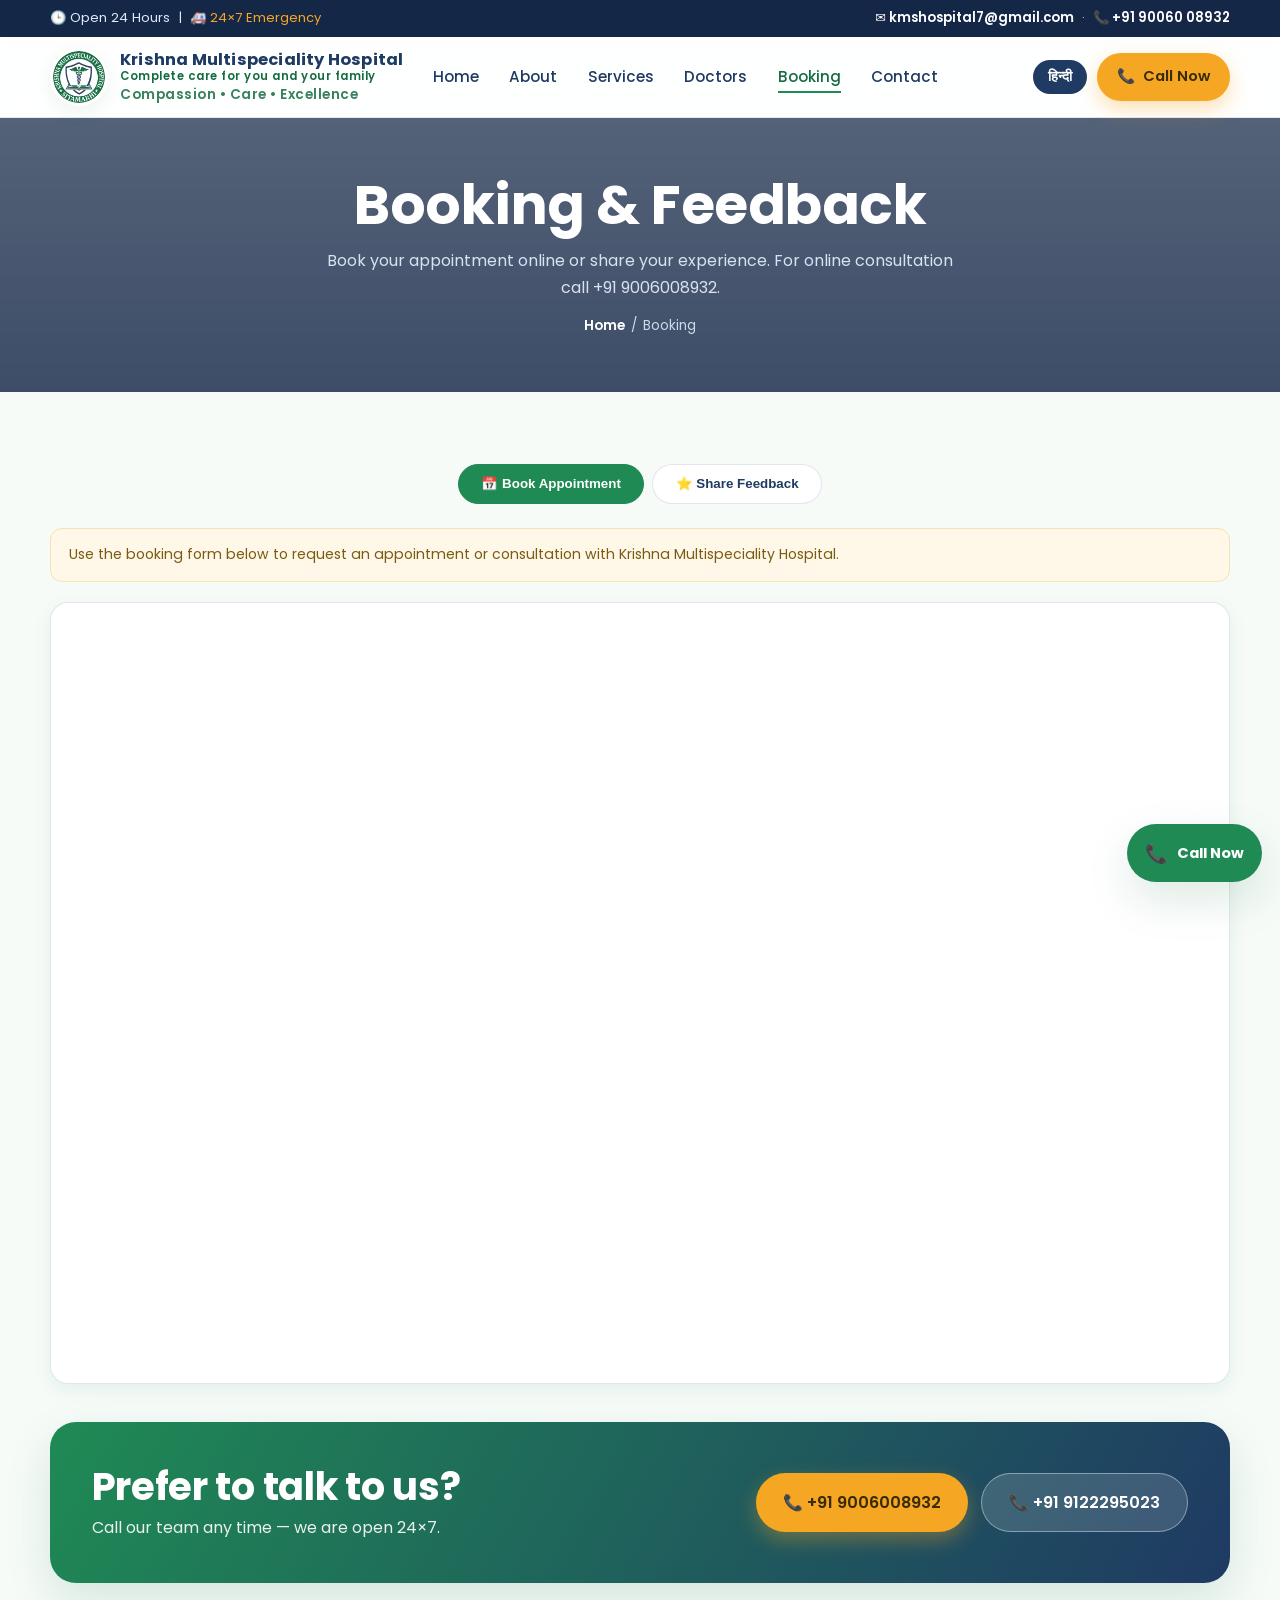
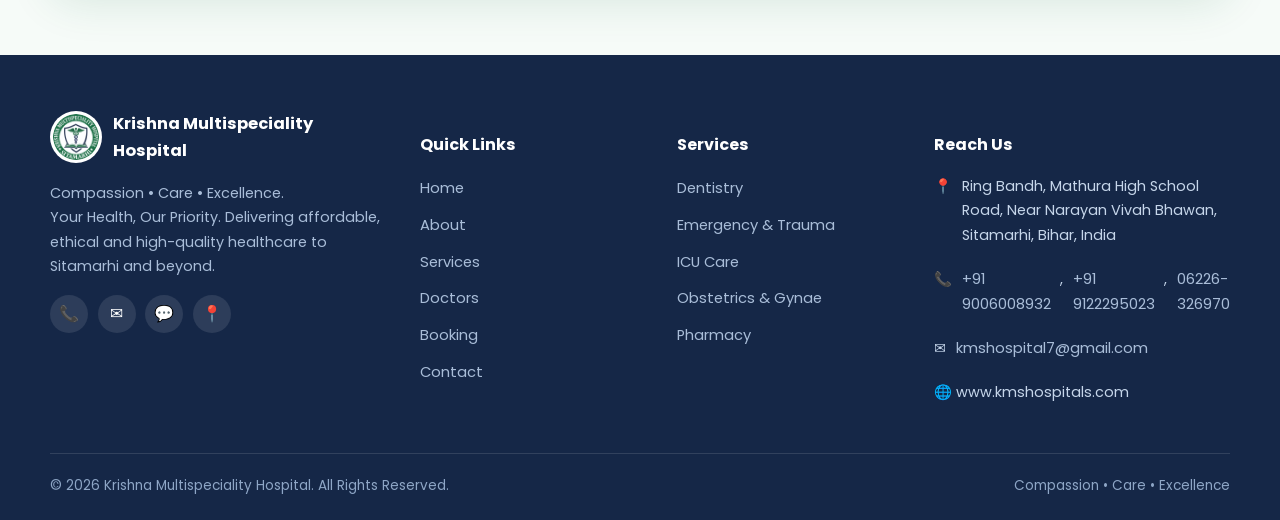
<file: booking.html>
<!DOCTYPE html>
<html lang="en">
  <head>
    <meta charset="UTF-8" />
    <meta name="viewport" content="width=device-width, initial-scale=1.0" />
    <title>Book Appointment & Feedback — Krishna Multispeciality Hospital, Sitamarhi</title>
    <meta name="description" content="Book an appointment online or share your feedback with Krishna Multispeciality Hospital, Sitamarhi. For online consultation call +91 9006008932." />
    <meta name="keywords" content="book appointment Sitamarhi hospital, online consultation Sitamarhi, hospital feedback, Krishna Multispeciality Hospital booking" />
    <link rel="canonical" href="https://www.kmshospitals.com/booking.html" />
    <meta name="robots" content="index, follow" />
    <meta name="theme-color" content="#1f8a54" />
    <meta property="og:title" content="Book Appointment — Krishna Multispeciality Hospital" />
    <meta property="og:description" content="Online booking and feedback forms. Open 24×7 in Sitamarhi." />
    <meta property="og:type" content="website" />
    <meta property="og:url" content="https://www.kmshospitals.com/booking.html" />
    <meta property="og:image" content="https://www.kmshospitals.com/assets/og-image.jpg" />
    <link rel="icon" href="assets/logo.png" type="image/png" />
    <link rel="preconnect" href="https://fonts.googleapis.com" />
    <link rel="preconnect" href="https://fonts.gstatic.com" crossorigin />
    <link href="https://fonts.googleapis.com/css2?family=Poppins:wght@300;400;500;600;700;800&family=Noto+Sans+Devanagari:wght@400;500;600;700&display=swap" rel="stylesheet" />
    <link rel="stylesheet" href="css/style.css" />
    <script>(function(){try{if((localStorage.getItem('kms-lang')||'en')==='hi')document.documentElement.classList.add('preload-hi');}catch(e){}})();</script>
    <style>.preload-hi .lang-en{display:none}.preload-hi .lang-hi{display:revert}</style>
  </head>
  <body>
    <div class="preloader" id="preloader"></div>
    <div id="site-header"></div>

    <main>
      <section class="page-hero">
        <div class="container">
          <h1 class="lang-en">Booking & Feedback</h1>
          <h1 class="lang-hi">बुकिंग एवं फीडबैक</h1>
          <p class="lang-en">Book your appointment online or share your experience. For online consultation call +91 9006008932.</p>
          <p class="lang-hi">ऑनलाइन अपॉइंटमेंट बुक करें या अपना अनुभव साझा करें। ऑनलाइन परामर्श के लिए +91 9006008932 पर कॉल करें।</p>
          <div class="breadcrumb"><a href="index.html"><span class="lang-en">Home</span><span class="lang-hi">होम</span></a> / <span class="lang-en">Booking</span><span class="lang-hi">बुकिंग</span></div>
        </div>
      </section>

      <section class="section">
        <div class="container" data-tabs>
          <div class="form-tabs reveal">
            <button class="form-tab active" data-tab="booking"><span class="lang-en">📅 Book Appointment</span><span class="lang-hi">📅 अपॉइंटमेंट बुक करें</span></button>
            <button class="form-tab" data-tab="feedback"><span class="lang-en">⭐ Share Feedback</span><span class="lang-hi">⭐ फीडबैक दें</span></button>
          </div>

          <!-- BOOKING PANEL -->
          <div class="form-panel active" data-panel="booking">
            <div class="form-note reveal">
              <span class="lang-en">Use the booking form below to request an appointment or consultation with Krishna Multispeciality Hospital.</span>
              <span class="lang-hi">नीचे दी गई बुकिंग फॉर्म का उपयोग करके कृष्ण मल्टीस्पेशलिटी हॉस्पिटल में अपॉइंटमेंट या परामर्श के लिए अनुरोध करें।</span>
            </div>
            <div class="form-embed reveal">
              <iframe title="Appointment booking form" src="https://docs.google.com/forms/d/e/1FAIpQLSflMg0tK94sInm6PUGxcdlhLh5YXB5lSU3PL5elmQwDJZvpNA/viewform?embedded=true" loading="lazy">Loading…</iframe>
            </div>
          </div>

          <!-- FEEDBACK PANEL -->
          <div class="form-panel" data-panel="feedback">
            <div class="form-note reveal">
              <span class="lang-en">Share your experience with us through the form below.</span>
              <span class="lang-hi">नीचे दिए गए फॉर्म के माध्यम से हमारे साथ अपना अनुभव साझा करें।</span>
            </div>
            <div class="form-embed reveal">
              <iframe title="Patient feedback form" src="https://docs.google.com/forms/d/e/1FAIpQLSe3NaRp8uTvvbtXlaU6Lktj4s9NbOlBaYpgh6oL2IJU32OdkQ/viewform?embedded=true" loading="lazy">Loading…</iframe>
            </div>
          </div>

          <div class="cta-band reveal" style="margin-top:2.4rem">
            <div><h2 class="lang-en">Prefer to talk to us?</h2><h2 class="lang-hi">हमसे बात करना चाहते हैं?</h2><p class="lang-en">Call our team any time — we are open 24×7.</p><p class="lang-hi">किसी भी समय हमारी टीम को कॉल करें — हम 24×7 खुले हैं।</p></div>
            <div class="cta-actions"><a class="btn btn-call btn-lg" href="tel:+919006008932">📞 +91 9006008932</a><a class="btn btn-ghost btn-lg" href="tel:+919122295023">📞 +91 9122295023</a></div>
          </div>
        </div>
      </section>
    </main>

    <div id="site-footer"></div>
    <div id="site-floating"></div>
    <script src="js/components.js"></script>
    <script src="js/main.js"></script>
  </body>
</html>
</file>
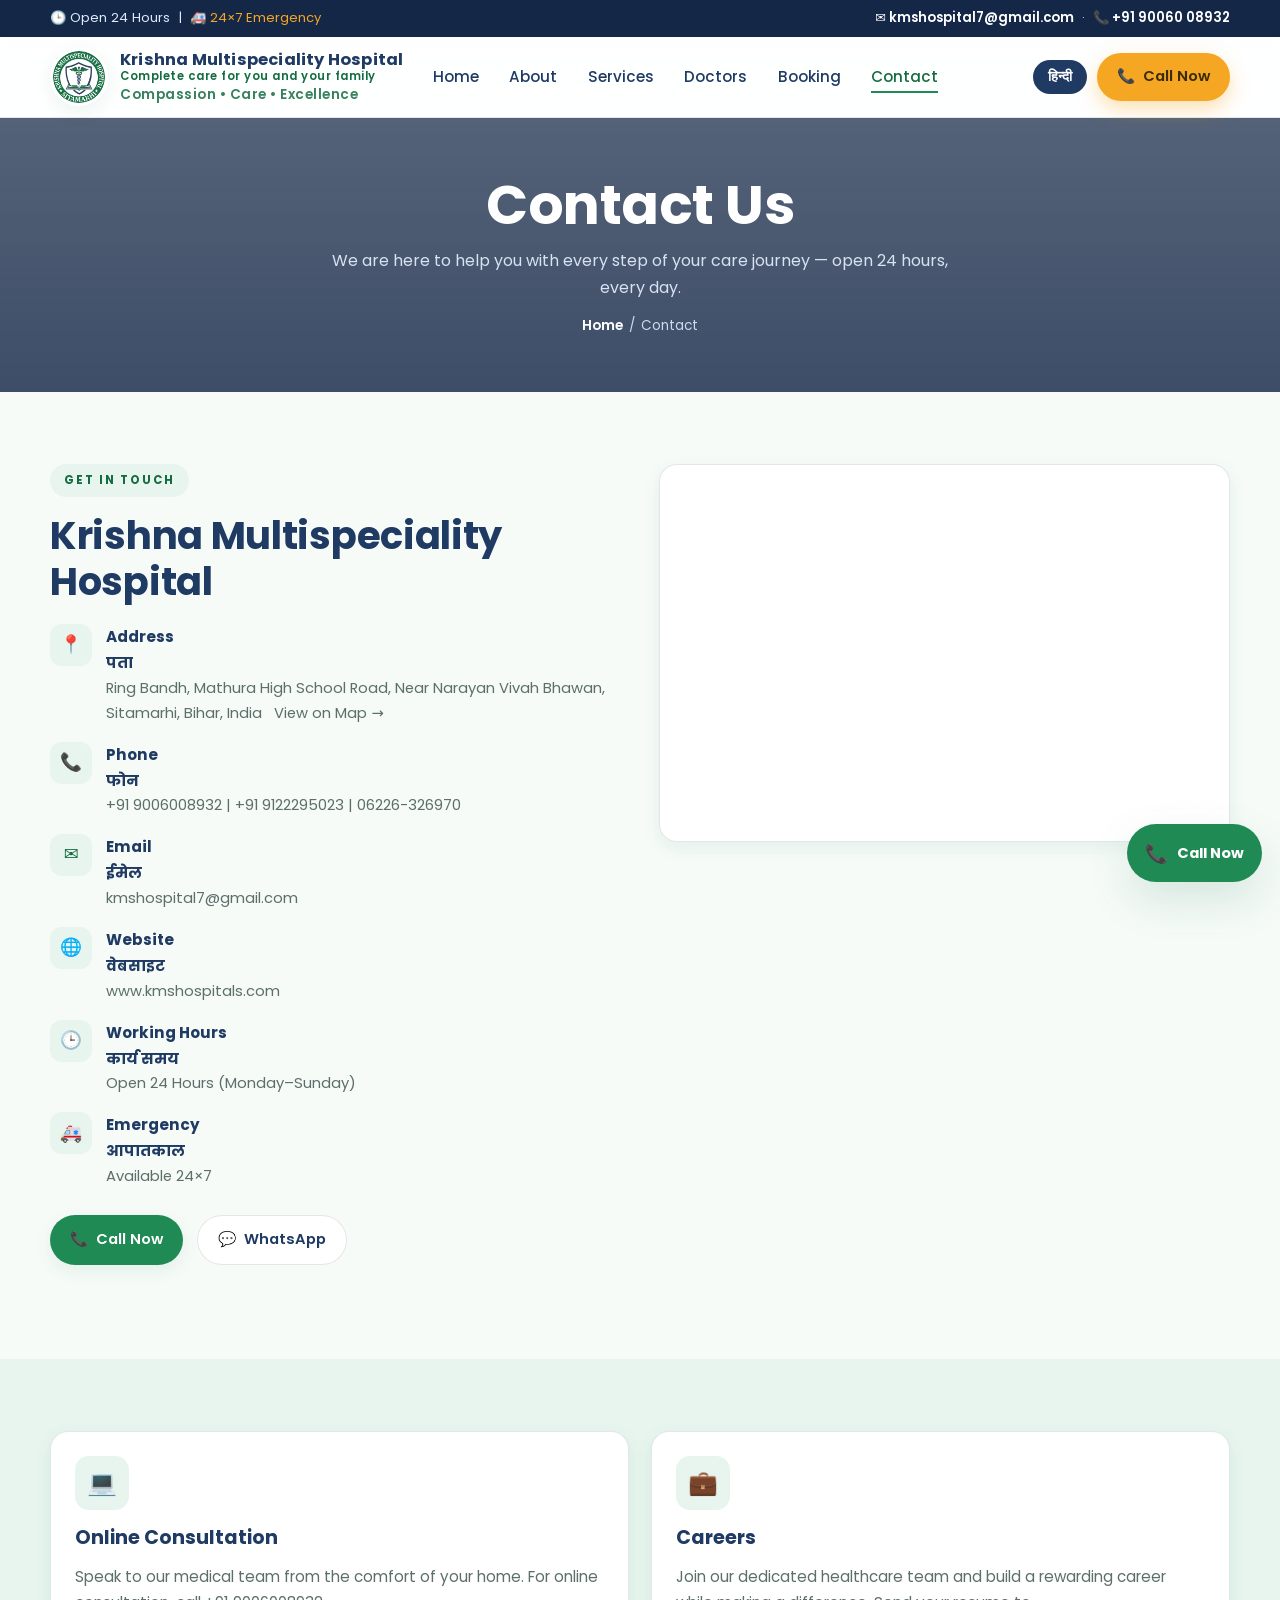
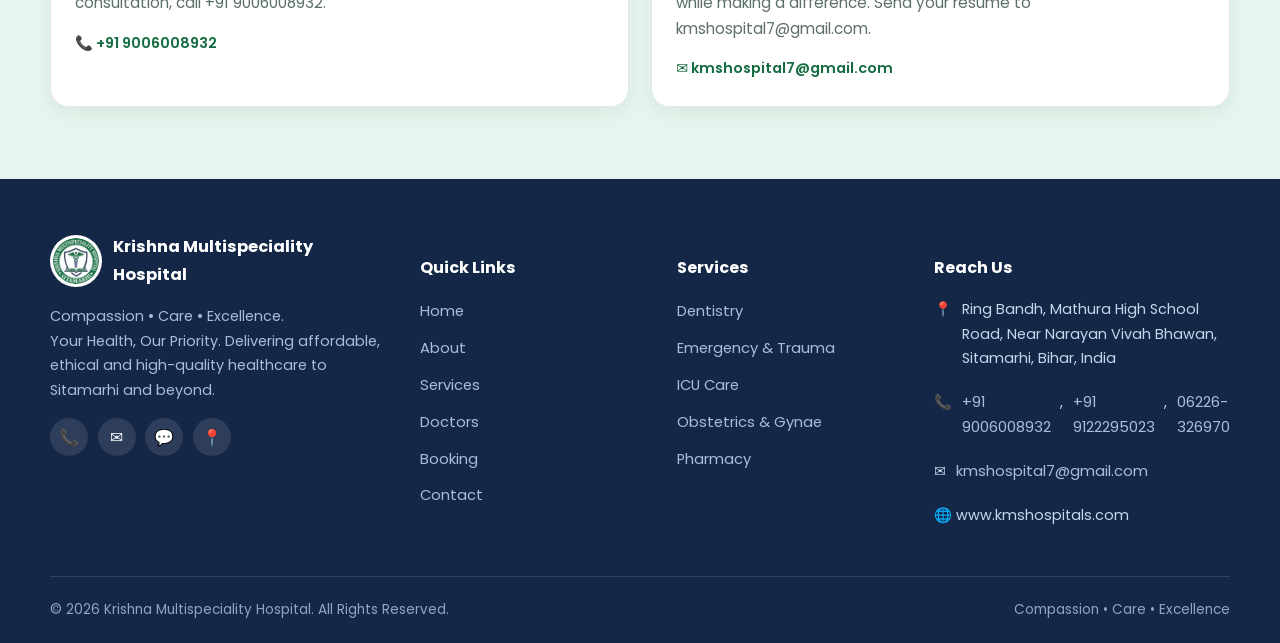
<file: contact.html>
<!DOCTYPE html>
<html lang="en">
  <head>
    <meta charset="UTF-8" />
    <meta name="viewport" content="width=device-width, initial-scale=1.0" />
    <title>Contact Us — Krishna Multispeciality Hospital, Sitamarhi (Open 24 Hours)</title>
    <meta name="description" content="Contact Krishna Multispeciality Hospital, Sitamarhi, Bihar. Ring Bandh, Mathura High School Road, near Narayan Vivah Bhawan. Phone +91 9006008932, +91 9122295023. Open 24 hours, 24×7 emergency." />
    <meta name="keywords" content="Krishna Multispeciality Hospital contact, hospital address Sitamarhi, hospital phone Sitamarhi, hospital location Bihar" />
    <link rel="canonical" href="https://www.kmshospitals.com/contact.html" />
    <meta name="robots" content="index, follow" />
    <meta name="theme-color" content="#1f8a54" />
    <meta property="og:title" content="Contact — Krishna Multispeciality Hospital" />
    <meta property="og:description" content="Ring Bandh, Mathura High School Road, Sitamarhi, Bihar. Open 24 hours, 24×7 emergency." />
    <meta property="og:type" content="website" />
    <meta property="og:url" content="https://www.kmshospitals.com/contact.html" />
    <meta property="og:image" content="https://www.kmshospitals.com/assets/og-image.jpg" />
    <link rel="icon" href="assets/logo.png" type="image/png" />
    <link rel="preconnect" href="https://fonts.googleapis.com" />
    <link rel="preconnect" href="https://fonts.gstatic.com" crossorigin />
    <link href="https://fonts.googleapis.com/css2?family=Poppins:wght@300;400;500;600;700;800&family=Noto+Sans+Devanagari:wght@400;500;600;700&display=swap" rel="stylesheet" />
    <link rel="stylesheet" href="css/style.css" />
    <script>(function(){try{if((localStorage.getItem('kms-lang')||'en')==='hi')document.documentElement.classList.add('preload-hi');}catch(e){}})();</script>
    <style>.preload-hi .lang-en{display:none}.preload-hi .lang-hi{display:revert}</style>
    <script type="application/ld+json">
    {
      "@context": "https://schema.org",
      "@type": "Hospital",
      "name": "Krishna Multispeciality Hospital",
      "url": "https://www.kmshospitals.com/contact.html",
      "telephone": "+919006008932",
      "email": "kmshospital7@gmail.com",
      "address": {
        "@type": "PostalAddress",
        "streetAddress": "Ring Bandh, Mathura High School Road, Near Narayan Vivah Bhawan",
        "addressLocality": "Sitamarhi",
        "addressRegion": "Bihar",
        "addressCountry": "IN"
      },
      "openingHours": "Mo-Su 00:00-23:59"
    }
    </script>
  </head>
  <body>
    <div class="preloader" id="preloader"></div>
    <div id="site-header"></div>

    <main>
      <section class="page-hero">
        <div class="container">
          <h1 class="lang-en">Contact Us</h1>
          <h1 class="lang-hi">संपर्क करें</h1>
          <p class="lang-en">We are here to help you with every step of your care journey — open 24 hours, every day.</p>
          <p class="lang-hi">हम आपकी देखभाल यात्रा के हर चरण में मदद के लिए यहाँ हैं — हर दिन 24 घंटे खुला।</p>
          <div class="breadcrumb"><a href="index.html"><span class="lang-en">Home</span><span class="lang-hi">होम</span></a> / <span class="lang-en">Contact</span><span class="lang-hi">संपर्क</span></div>
        </div>
      </section>

      <section class="section">
        <div class="container contact-grid">
          <div class="reveal">
            <span class="eyebrow"><span class="lang-en">Get in Touch</span><span class="lang-hi">संपर्क में रहें</span></span>
            <h2 class="lang-en">Krishna Multispeciality Hospital</h2>
            <h2 class="lang-hi">कृष्ण मल्टीस्पेशलिटी हॉस्पिटल</h2>
            <ul class="contact-list">
              <li><span class="ic">📍</span><span><b class="lang-en">Address</b><b class="lang-hi">पता</b><span class="lang-en">Ring Bandh, Mathura High School Road, Near Narayan Vivah Bhawan, Sitamarhi, Bihar, India <a href="https://maps.app.goo.gl/R2QqtGAFG4zEfzXdA" target="_blank" rel="noopener" style="margin-left: 0.5rem; white-space: nowrap;">View on Map →</a></span><span class="lang-hi">रिंग बंध, मथुरा हाई स्कूल रोड, नारायण विवाह भवन के पास, सीतामढ़ी, बिहार, भारत <a href="https://maps.app.goo.gl/R2QqtGAFG4zEfzXdA" target="_blank" rel="noopener" style="margin-left: 0.5rem; white-space: nowrap;">मैप पर देखें →</a></span></span></li>
              <li><span class="ic">📞</span><span><b class="lang-en">Phone</b><b class="lang-hi">फोन</b><span><a href="tel:+919006008932">+91 9006008932</a> | <a href="tel:+919122295023">+91 9122295023</a> | <a href="tel:06226-326970">06226-326970</a></span></span></li>
              <li><span class="ic">✉️</span><span><b class="lang-en">Email</b><b class="lang-hi">ईमेल</b><span><a href="mailto:kmshospital7@gmail.com">kmshospital7@gmail.com</a></span></span></li>
              <li><span class="ic">🌐</span><span><b class="lang-en">Website</b><b class="lang-hi">वेबसाइट</b><span>www.kmshospitals.com</span></span></li>
              <li><span class="ic">🕒</span><span><b class="lang-en">Working Hours</b><b class="lang-hi">कार्य समय</b><span class="lang-en">Open 24 Hours (Monday–Sunday)</span><span class="lang-hi">24 घंटे खुला (सोमवार–रविवार)</span></span></li>
              <li><span class="ic">🚑</span><span><b class="lang-en">Emergency</b><b class="lang-hi">आपातकाल</b><span class="lang-en">Available 24×7</span><span class="lang-hi">24×7 उपलब्ध</span></span></li>
            </ul>
            <div class="hero-actions">
              <a class="btn btn-primary" href="tel:+919006008932"><span>📞</span><span class="lang-en">Call Now</span><span class="lang-hi">कॉल करें</span></a>
              <a class="btn btn-secondary" href="https://wa.me/919006008932" target="_blank" rel="noopener"><span>💬</span> WhatsApp</a>
            </div>
          </div>
          <div class="card map-card reveal delay-1">
            <iframe title="Krishna Multispeciality Hospital location on map" src="https://www.google.com/maps?q=Krishna+Multispeciality+Hospital+Sitamarhi+Bihar&output=embed" loading="lazy" referrerpolicy="no-referrer-when-downgrade"></iframe>
          </div>
        </div>
      </section>

      <!-- ONLINE CONSULTATION + CAREERS -->
      <section class="section section-alt">
        <div class="container">
          <div class="card-grid two-up">
            <div class="card service-card reveal"><div class="ic">💻</div><h3 class="lang-en">Online Consultation</h3><h3 class="lang-hi">ऑनलाइन परामर्श</h3><p class="lang-en">Speak to our medical team from the comfort of your home. For online consultation, call +91 9006008932.</p><p class="lang-hi">अपने घर की सुविधा से हमारी चिकित्सा टीम से बात करें। ऑनलाइन परामर्श के लिए +91 9006008932 पर कॉल करें।</p><a class="more" href="tel:+919006008932">📞 +91 9006008932</a></div>
            <div class="card service-card reveal delay-1"><div class="ic">💼</div><h3 class="lang-en">Careers</h3><h3 class="lang-hi">करियर</h3><p class="lang-en">Join our dedicated healthcare team and build a rewarding career while making a difference. Send your resume to kmshospital7@gmail.com.</p><p class="lang-hi">हमारी समर्पित स्वास्थ्य टीम से जुड़ें और बदलाव लाते हुए सार्थक करियर बनाएँ। रिज्यूमे kmshospital7@gmail.com पर भेजें।</p><a class="more" href="mailto:kmshospital7@gmail.com?subject=Career%20Application">✉️ kmshospital7@gmail.com</a></div>
          </div>
        </div>
      </section>
    </main>

    <div id="site-footer"></div>
    <div id="site-floating"></div>
    <script src="js/components.js"></script>
    <script src="js/main.js"></script>
  </body>
</html>
</file>
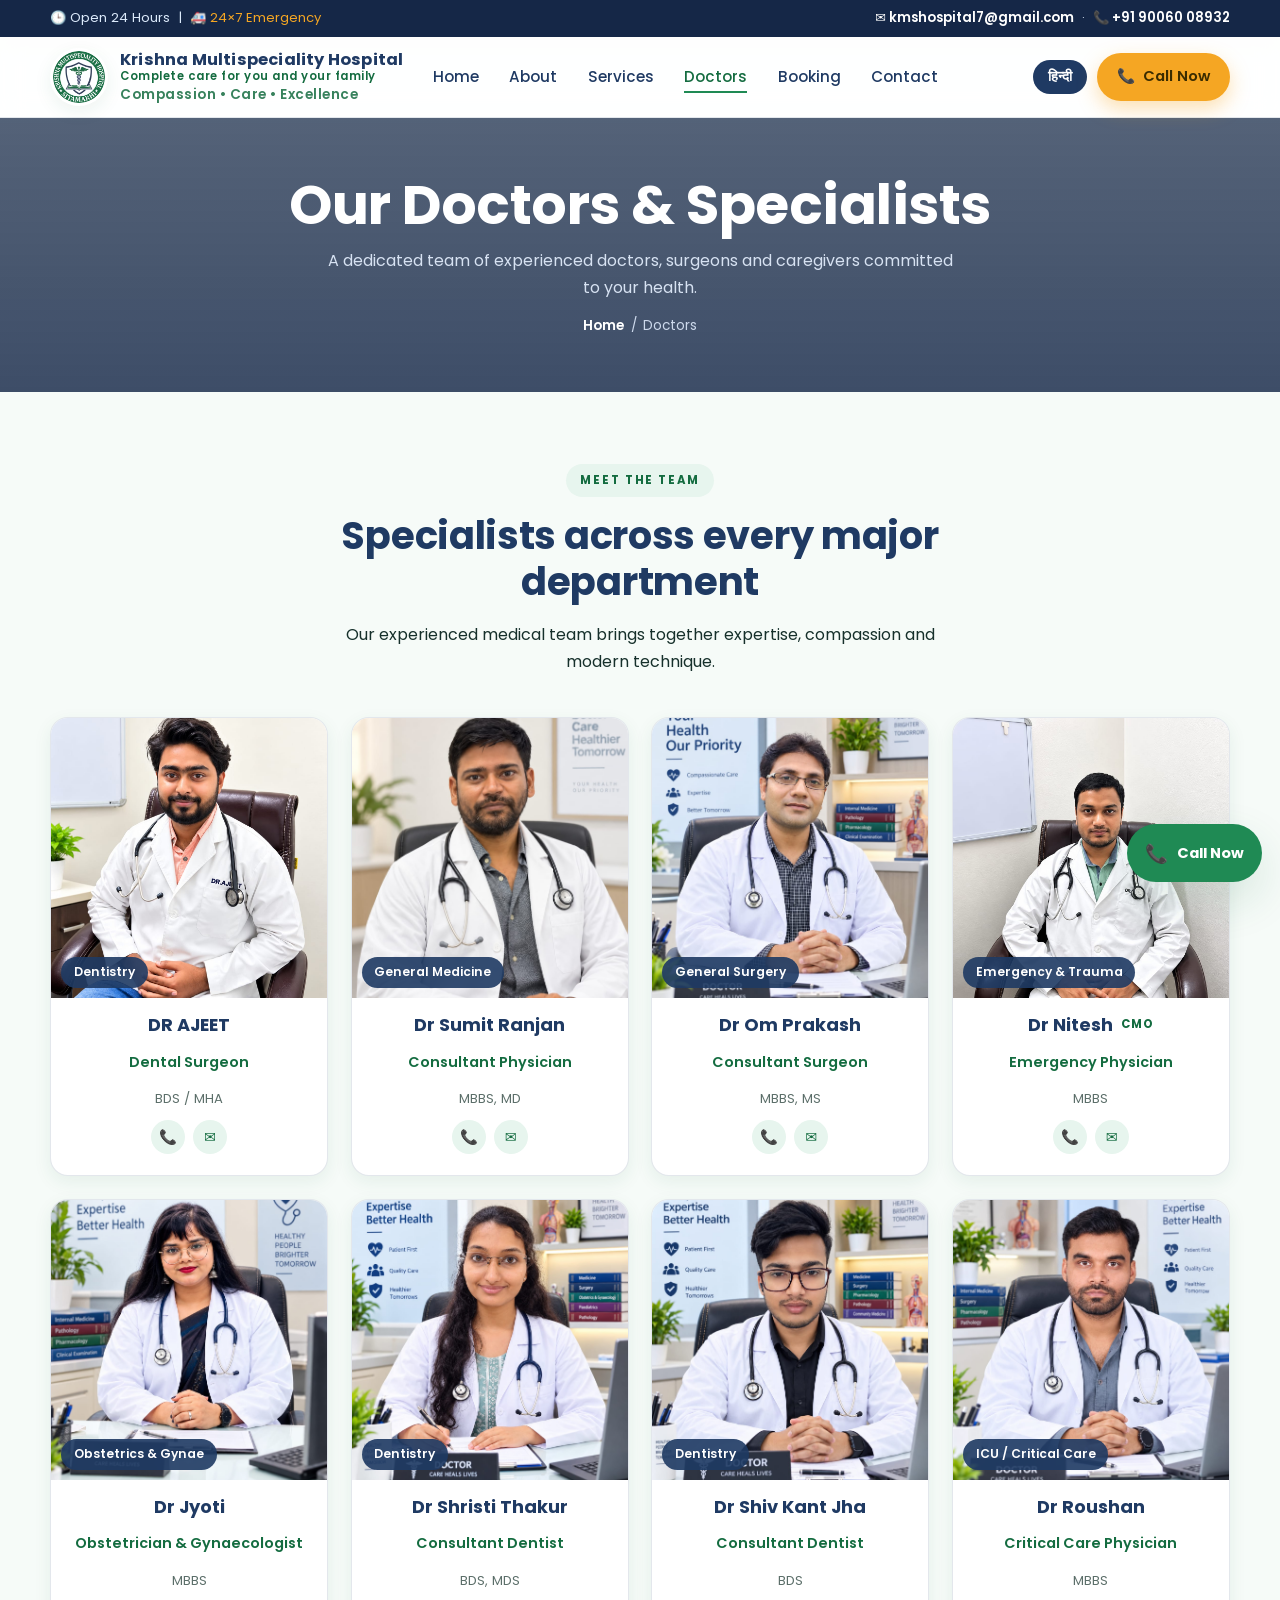
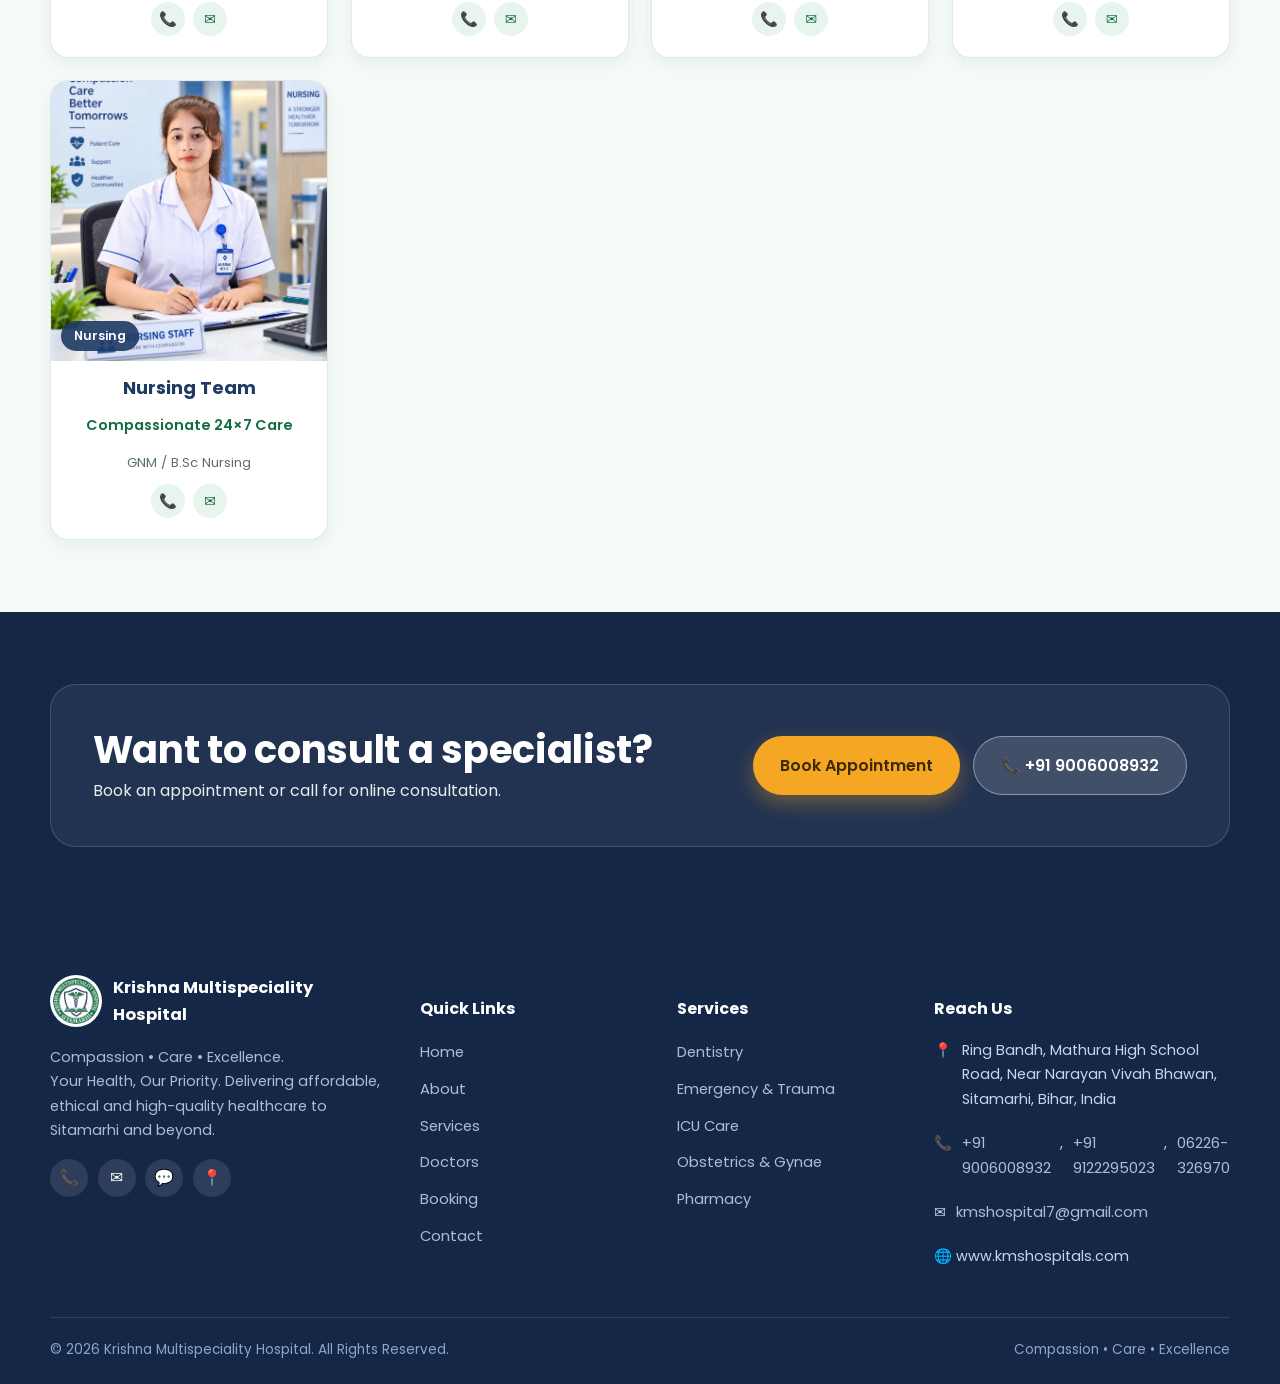
<file: doctors.html>
<!DOCTYPE html>
<html lang="en">
  <head>
    <meta charset="UTF-8" />
    <meta name="viewport" content="width=device-width, initial-scale=1.0" />
    <title>Our Doctors & Specialists — Krishna Multispeciality Hospital, Sitamarhi</title>
    <meta name="description" content="Meet the experienced doctors and specialists at Krishna Multispeciality Hospital, Sitamarhi — physicians, surgeons, dental surgeons, gynaecologists and critical care experts." />
    <meta name="keywords" content="doctors Sitamarhi, specialists Sitamarhi hospital, dental surgeon Sitamarhi, gynaecologist Sitamarhi, physician Sitamarhi" />
    <link rel="canonical" href="https://www.kmshospitals.com/doctors.html" />
    <meta name="robots" content="index, follow" />
    <meta name="theme-color" content="#1f8a54" />
    <meta property="og:title" content="Our Doctors — Krishna Multispeciality Hospital" />
    <meta property="og:description" content="Experienced specialists across medicine, surgery, dentistry, obstetrics and critical care." />
    <meta property="og:type" content="website" />
    <meta property="og:url" content="https://www.kmshospitals.com/doctors.html" />
    <meta property="og:image" content="https://www.kmshospitals.com/assets/og-image.jpg" />
    <link rel="icon" href="assets/logo.png" type="image/png" />
    <link rel="preconnect" href="https://fonts.googleapis.com" />
    <link rel="preconnect" href="https://fonts.gstatic.com" crossorigin />
    <link href="https://fonts.googleapis.com/css2?family=Poppins:wght@300;400;500;600;700;800&family=Noto+Sans+Devanagari:wght@400;500;600;700&display=swap" rel="stylesheet" />
    <link rel="stylesheet" href="css/style.css" />
    <script>(function(){try{if((localStorage.getItem('kms-lang')||'en')==='hi')document.documentElement.classList.add('preload-hi');}catch(e){}})();</script>
    <style>.preload-hi .lang-en{display:none}.preload-hi .lang-hi{display:revert}</style>
  </head>
  <body>
    <div class="preloader" id="preloader"></div>
    <div id="site-header"></div>

    <main>
      <section class="page-hero">
        <div class="container">
          <h1 class="lang-en">Our Doctors & Specialists</h1>
          <h1 class="lang-hi">हमारे डॉक्टर एवं विशेषज्ञ</h1>
          <p class="lang-en">A dedicated team of experienced doctors, surgeons and caregivers committed to your health.</p>
          <p class="lang-hi">आपके स्वास्थ्य के प्रति समर्पित अनुभवी डॉक्टरों, सर्जनों और देखभालकर्ताओं की टीम।</p>
          <div class="breadcrumb"><a href="index.html"><span class="lang-en">Home</span><span class="lang-hi">होम</span></a> / <span class="lang-en">Doctors</span><span class="lang-hi">डॉक्टर</span></div>
        </div>
      </section>

      <section class="section">
        <div class="container">
          <div class="section-heading reveal">
            <span class="eyebrow"><span class="lang-en">Meet the Team</span><span class="lang-hi">टीम से मिलें</span></span>
            <h2 class="lang-en">Specialists across every major department</h2>
            <h2 class="lang-hi">हर प्रमुख विभाग में विशेषज्ञ</h2>
            <p class="lang-en">Our experienced medical team brings together expertise, compassion and modern technique.</p>
            <p class="lang-hi">हमारी अनुभवी चिकित्सा टीम विशेषज्ञता, करुणा और आधुनिक तकनीक को एक साथ लाती है।</p>
          </div>
          <!-- NOTE: Update names, photos and qualifications with real doctor details. -->
          <div class="card-grid four-up">
            <article class="card doctor-card reveal"><div class="doctor-photo"><img src="assets/drajeet.jpeg" alt="DR AJEET, Dental Surgeon"><span class="dept-tag lang-en">Dentistry</span><span class="dept-tag lang-hi">दंत चिकित्सा</span></div><h3>DR AJEET</h3><p class="role lang-en">Dental Surgeon</p><p class="role lang-hi">दंत सर्जन</p><p class="quals">BDS / MHA</p><div class="socials"><a href="tel:+919006008932" aria-label="Call">📞</a><a href="mailto:kmshospital7@gmail.com" aria-label="Email">✉️</a></div></article>
            <article class="card doctor-card reveal"><div class="doctor-photo"><img src="assets/DR SUMIT RANJAN.jpeg" alt="Dr Sumit Ranjan, Consultant physician"><span class="dept-tag lang-en">General Medicine</span><span class="dept-tag lang-hi">सामान्य चिकित्सा</span></div><h3>Dr Sumit Ranjan</h3><p class="role lang-en">Consultant Physician</p><p class="role lang-hi">कंसल्टेंट फिजिशियन</p><p class="quals">MBBS, MD</p><div class="socials"><a href="tel:+919006008932" aria-label="Call">📞</a><a href="mailto:kmshospital7@gmail.com" aria-label="Email">✉️</a></div></article>
            <article class="card doctor-card reveal delay-1"><div class="doctor-photo"><img src="assets/DR OM PRAKASH.jpeg" alt="Dr Om Prakash, Consultant surgeon"><span class="dept-tag lang-en">General Surgery</span><span class="dept-tag lang-hi">सामान्य सर्जरी</span></div><h3>Dr Om Prakash</h3><p class="role lang-en">Consultant Surgeon</p><p class="role lang-hi">कंसल्टेंट सर्जन</p><p class="quals">MBBS, MS</p><div class="socials"><a href="tel:+919006008932" aria-label="Call">📞</a><a href="mailto:kmshospital7@gmail.com" aria-label="Email">✉️</a></div></article>
            <article class="card doctor-card reveal delay-1"><div class="doctor-photo"><img src="assets/drnitesh.jpeg" alt="Dr Nitesh, Chief Medical Officer"><span class="dept-tag lang-en">Emergency & Trauma</span><span class="dept-tag lang-hi">आपातकाल एवं ट्रॉमा</span></div><h3 class="doctor-name"><span>Dr Nitesh</span><span class="doctor-title">CMO</span></h3><p class="role lang-en">Emergency Physician</p><p class="role lang-hi">आपातकालीन चिकित्सक</p><p class="quals">MBBS</p><div class="socials"><a href="tel:+919006008932" aria-label="Call">📞</a><a href="mailto:kmshospital7@gmail.com" aria-label="Email">✉️</a></div></article>
            <article class="card doctor-card reveal delay-2"><div class="doctor-photo"><img src="assets/DR JYOTI.jpeg" alt="Dr Jyoti, Obstetrician and Gynaecologist"><span class="dept-tag lang-en">Obstetrics & Gynae</span><span class="dept-tag lang-hi">प्रसूति एवं स्त्री रोग</span></div><h3>Dr Jyoti</h3><p class="role lang-en">Obstetrician & Gynaecologist</p><p class="role lang-hi">प्रसूति एवं स्त्री रोग विशेषज्ञ</p><p class="quals">MBBS</p><div class="socials"><a href="tel:+919006008932" aria-label="Call">📞</a><a href="mailto:kmshospital7@gmail.com" aria-label="Email">✉️</a></div></article>
            <article class="card doctor-card reveal"><div class="doctor-photo"><img src="assets/DR SHRISTI THAKUR.jpeg" alt="Dr Shristi Thakur, Consultant Dentist"><span class="dept-tag lang-en">Dentistry</span><span class="dept-tag lang-hi">दंत चिकित्सा</span></div><h3>Dr Shristi Thakur</h3><p class="role lang-en">Consultant Dentist</p><p class="role lang-hi">कंसल्टेंट डेंटिस्ट</p><p class="quals">BDS, MDS</p><div class="socials"><a href="tel:+919006008932" aria-label="Call">📞</a><a href="mailto:kmshospital7@gmail.com" aria-label="Email">✉️</a></div></article>
            <article class="card doctor-card reveal"><div class="doctor-photo"><img src="assets/DRSHIV KANT JHA.jpeg" alt="Dr Shiv Kant Jha, Consultant Dentist"><span class="dept-tag lang-en">Dentistry</span><span class="dept-tag lang-hi">दंत चिकित्सा</span></div><h3>Dr Shiv Kant Jha</h3><p class="role lang-en">Consultant Dentist</p><p class="role lang-hi">कंसल्टेंट डेंटिस्ट</p><p class="quals">BDS</p><div class="socials"><a href="tel:+919006008932" aria-label="Call">📞</a><a href="mailto:kmshospital7@gmail.com" aria-label="Email">✉️</a></div></article>
            <article class="card doctor-card reveal"><div class="doctor-photo"><img src="assets/DR ROUSHAN.jpeg" alt="Dr Roushan, Critical care physician"><span class="dept-tag lang-en">ICU / Critical Care</span><span class="dept-tag lang-hi">आईसीयू / गहन चिकित्सा</span></div><h3>Dr Roushan</h3><p class="role lang-en">Critical Care Physician</p><p class="role lang-hi">गहन चिकित्सा विशेषज्ञ</p><p class="quals">MBBS</p><div class="socials"><a href="tel:+919006008932" aria-label="Call">📞</a><a href="mailto:kmshospital7@gmail.com" aria-label="Email">✉️</a></div></article>
            <article class="card doctor-card reveal delay-3"><div class="doctor-photo"><img src="assets/nursing.jpeg" alt="Nursing team"><span class="dept-tag lang-en">Nursing</span><span class="dept-tag lang-hi">नर्सिंग</span></div><h3>Nursing Team</h3><p class="role lang-en">Compassionate 24×7 Care</p><p class="role lang-hi">करुणामय 24×7 देखभाल</p><p class="quals">GNM / B.Sc Nursing</p><div class="socials"><a href="tel:+919006008932" aria-label="Call">📞</a><a href="mailto:kmshospital7@gmail.com" aria-label="Email">✉️</a></div></article>
          </div>
        </div>
      </section>

      <section class="section section-navy">
        <div class="container">
          <div class="cta-band reveal" style="background:rgba(255,255,255,0.06);box-shadow:none;border:1px solid rgba(255,255,255,0.15)">
            <div><h2 class="lang-en">Want to consult a specialist?</h2><h2 class="lang-hi">किसी विशेषज्ञ से परामर्श चाहते हैं?</h2><p class="lang-en">Book an appointment or call for online consultation.</p><p class="lang-hi">अपॉइंटमेंट बुक करें या ऑनलाइन परामर्श के लिए कॉल करें।</p></div>
            <div class="cta-actions"><a class="btn btn-call btn-lg" href="booking.html"><span class="lang-en">Book Appointment</span><span class="lang-hi">अपॉइंटमेंट बुक करें</span></a><a class="btn btn-ghost btn-lg" href="tel:+919006008932">📞 +91 9006008932</a></div>
          </div>
        </div>
      </section>
    </main>

    <div id="site-footer"></div>
    <div id="site-floating"></div>
    <script src="js/components.js"></script>
    <script src="js/main.js"></script>
  </body>
</html>
</file>
<file: css/style.css>
/* =========================================================
   Krishna Multispeciality Hospital — Global Stylesheet
   Palette inspired by the hospital logo (green + navy)
   ========================================================= */

:root {
  --green: #1f8a54;
  --green-dark: #146c40;
  --green-soft: #e7f5ee;
  --navy: #1f3a63;
  --navy-dark: #152747;
  --accent: #f5a623;
  --accent-dark: #d98a09;
  --text: #16302b;
  --muted: #5c6f6a;
  --bg: #f6fbf8;
  --white: #ffffff;
  --line: rgba(31, 58, 99, 0.12);
  --shadow-sm: 0 6px 18px rgba(20, 108, 64, 0.08);
  --shadow: 0 18px 45px rgba(20, 108, 64, 0.14);
  --shadow-lg: 0 28px 70px rgba(20, 58, 99, 0.20);
  --radius: 18px;
  --radius-lg: 26px;
  --header-h: 132px;
  --grad-brand: linear-gradient(120deg, var(--green) 0%, var(--navy) 100%);
  --grad-brand-soft: linear-gradient(120deg, rgba(31, 138, 84, 0.12), rgba(31, 58, 99, 0.10));
}

* { box-sizing: border-box; }

html { scroll-behavior: smooth; }

body {
  margin: 0;
  font-family: 'Poppins', 'Noto Sans Devanagari', system-ui, sans-serif;
  color: var(--text);
  background: var(--bg);
  line-height: 1.7;
  overflow-x: hidden;
}

body.is-hindi { font-family: 'Noto Sans Devanagari', 'Poppins', system-ui, sans-serif; }

img { max-width: 100%; display: block; }

a { color: inherit; text-decoration: none; }

ul { margin: 0; }

.container { width: min(1180px, calc(100% - 2.4rem)); margin: 0 auto; }

section { position: relative; }

/* ---------- Language visibility ---------- */
.lang-en { display: revert; }
.lang-hi { display: none; }
body.is-hindi .lang-en { display: none; }
body.is-hindi .lang-hi { display: revert; }

/* ---------- Preloader with animated emblem ---------- */
.preloader {
  position: fixed;
  inset: 0;
  z-index: 999;
  display: grid;
  place-items: center;
  background: radial-gradient(circle at 50% 40%, #ffffff 0%, #eaf6ef 70%);
  transition: opacity 0.6s ease, visibility 0.6s ease;
}
.preloader.hidden { opacity: 0; visibility: hidden; }
.preloader .emblem { width: 150px; height: 150px; }

/* ---------- Animated emblem (real logo + spinning ring) ---------- */
.emblem { display: block; }
.logo-emblem { position: relative; display: grid; place-items: center; border-radius: 50%; aspect-ratio: 1; }
.logo-emblem img {
  width: 82%; height: 82%; border-radius: 50%; object-fit: contain;
  background: #fff; padding: 4px; box-shadow: var(--shadow-sm);
  animation: floaty 4.5s ease-in-out infinite;
}
.logo-emblem .le-ring {
  position: absolute; inset: 0; border-radius: 50%;
  border: 4px solid rgba(31, 138, 84, 0.15);
  border-top-color: var(--green); border-right-color: var(--navy);
  animation: spin 3.2s linear infinite;
}

@keyframes spin { to { transform: rotate(360deg); } }
@keyframes floaty { 0%, 100% { transform: translateY(0); } 50% { transform: translateY(-4px); } }

/* ---------- Announcement bar ---------- */
.topline {
  background: var(--navy-dark);
  color: #dceafb;
  font-size: 0.82rem;
}
.topline .container {
  display: flex;
  justify-content: space-between;
  align-items: center;
  gap: 1rem;
  padding: 0.45rem 0;
  flex-wrap: wrap;
}
.topline a { color: #fff; font-weight: 600; }
.topline .topline-emg { color: var(--accent); }

/* ---------- Header ---------- */
.topbar {
  position: sticky;
  top: 0;
  z-index: 60;
  background: #ffffff;
  border-bottom: 1px solid var(--line);
  transition: box-shadow 0.3s ease, padding 0.3s ease;
}
@supports (backdrop-filter: blur(12px)) {
  .topbar { background: rgba(255, 255, 255, 0.9); backdrop-filter: blur(12px); }
}
/* On small screens keep the header opaque and free of a backdrop-filter
   so the fixed slide-in menu is sized to the viewport, not the header. */
@media (max-width: 820px) {
  .topbar { background: #ffffff !important; backdrop-filter: none !important; }
}
.topbar.scrolled { box-shadow: var(--shadow-sm); }
.topbar-flex {
  display: flex;
  align-items: center;
  justify-content: space-between;
  gap: 1rem;
  padding: 0.7rem 0;
  flex-wrap: wrap;
}
.brand { display: flex; align-items: center; gap: 0.75rem; min-width: 0; }
.brand-logo {
  height: 58px;
  width: 58px;
  border-radius: 50%;
  object-fit: contain;
  background: #fff;
  box-shadow: var(--shadow-sm);
  padding: 3px;
  transition: transform 0.4s ease;
}
.brand:hover .brand-logo { transform: rotate(-8deg) scale(1.05); }
.brand-text { display: flex; flex-direction: column; line-height: 1.15; }
.brand-title { color: var(--navy); font-weight: 700; font-size: 1.02rem; letter-spacing: 0.2px; }
.brand-subtitle { font-size: 0.72rem; color: var(--green-dark); font-weight: 600; letter-spacing: 0.5px; }

.header-actions {
  display: flex;
  align-items: center;
  gap: 0.6rem;
  margin-left: auto;
}
.header-desktop-actions {
  display: flex;
  align-items: center;
  gap: 0.6rem;
}

/* ---------- Nav ---------- */
.nav-shell { display: flex; align-items: center; gap: 0.2rem; }
.nav-link {
  position: relative;
  color: var(--navy);
  font-weight: 500;
  padding: 0.5rem 0.85rem;
  border-radius: 10px;
  font-size: 0.95rem;
  transition: color 0.2s ease, background 0.2s ease;
}
.nav-link::after {
  content: '';
  position: absolute;
  left: 0.85rem;
  right: 0.85rem;
  bottom: 0.28rem;
  height: 2px;
  background: var(--green);
  transform: scaleX(0);
  transform-origin: left;
  transition: transform 0.25s ease;
}
.nav-link:hover { color: var(--green-dark); }
.nav-link:hover::after,
.nav-link.active::after { transform: scaleX(1); }
.nav-link.active { color: var(--green-dark); }

/* ---------- Buttons ---------- */
.btn {
  display: inline-flex;
  align-items: center;
  justify-content: center;
  gap: 0.5rem;
  padding: 0.72rem 1.25rem;
  font-weight: 600;
  font-size: 0.92rem;
  border: none;
  border-radius: 999px;
  cursor: pointer;
  transition: transform 0.2s ease, box-shadow 0.2s ease, background 0.2s ease;
  white-space: nowrap;
}
.btn:hover { transform: translateY(-2px); }
.btn:active { transform: translateY(0); }
.btn-primary { background: var(--green); color: #fff; box-shadow: var(--shadow-sm); }
.btn-primary:hover { background: var(--green-dark); box-shadow: var(--shadow); }
.btn-secondary { background: #fff; color: var(--navy); border: 1.5px solid var(--line); }
.btn-secondary:hover { border-color: var(--green); color: var(--green-dark); }
.btn-call { background: var(--accent); color: #3a2c00; box-shadow: 0 8px 20px rgba(245, 166, 35, 0.35); }
.btn-call:hover { background: var(--accent-dark); }
.btn-ghost { background: rgba(255,255,255,0.14); color: #fff; border: 1.5px solid rgba(255,255,255,0.4); }
.btn-ghost:hover { background: rgba(255,255,255,0.24); }
.btn-lg { padding: 0.95rem 1.7rem; font-size: 1rem; }

.lang-toggle {
  background: var(--navy);
  color: #fff;
  border: none;
  border-radius: 999px;
  padding: 0.55rem 0.95rem;
  font-weight: 600;
  font-size: 0.85rem;
  cursor: pointer;
  transition: transform 0.2s ease, background 0.2s ease;
}
.lang-toggle:hover { transform: translateY(-2px); background: var(--navy-dark); }

/* ---------- Mobile menu ---------- */
.menu-toggle {
  display: none;
  flex-direction: column;
  gap: 5px;
  background: none;
  border: none;
  cursor: pointer;
  padding: 6px;
}
.menu-toggle span {
  width: 26px;
  height: 3px;
  background: var(--navy);
  border-radius: 3px;
  transition: transform 0.3s ease, opacity 0.3s ease;
}
body.menu-open .menu-toggle span:nth-child(1) { transform: translateY(8px) rotate(45deg); }
body.menu-open .menu-toggle span:nth-child(2) { opacity: 0; }
body.menu-open .menu-toggle span:nth-child(3) { transform: translateY(-8px) rotate(-45deg); }

/* ---------- Hero ---------- */
.hero {
  padding: 4.5rem 0 4rem;
  background:
    radial-gradient(1200px 500px at 90% -10%, rgba(31, 138, 84, 0.14), transparent 60%),
    radial-gradient(900px 500px at -10% 20%, rgba(31, 58, 99, 0.12), transparent 55%),
    var(--bg);
  overflow: hidden;
}
.hero-grid {
  display: grid;
  grid-template-columns: 1.15fr 0.85fr;
  gap: 2.6rem;
  align-items: center;
}
.eyebrow {
  display: inline-flex;
  align-items: center;
  gap: 0.5rem;
  color: var(--green-dark);
  background: var(--green-soft);
  border-radius: 999px;
  padding: 0.4rem 0.9rem;
  text-transform: uppercase;
  letter-spacing: 0.12rem;
  font-size: 0.72rem;
  font-weight: 700;
  margin-bottom: 1rem;
}
.eyebrow.plain { background: none; padding: 0; }

h1, h2, h3 { margin: 0 0 0.7rem; line-height: 1.2; color: var(--navy); }
h1 { font-size: clamp(2.2rem, 4.3vw, 3.5rem); letter-spacing: -0.5px; }
h2 { font-size: clamp(1.7rem, 3vw, 2.4rem); letter-spacing: -0.3px; }
h3 { font-size: 1.2rem; }
.hero h1 .grad { background: var(--grad-brand); -webkit-background-clip: text; background-clip: text; color: transparent; }

.hero-text { color: var(--muted); font-size: 1.05rem; max-width: 46ch; }
.hero-actions { display: flex; flex-wrap: wrap; gap: 0.9rem; margin: 1.6rem 0 1.4rem; }
.hero-trust { display: flex; flex-wrap: wrap; gap: 1.2rem 1.8rem; color: var(--muted); font-size: 0.9rem; }
.hero-trust span { display: inline-flex; align-items: center; gap: 0.45rem; font-weight: 500; }
.hero-trust b { color: var(--green-dark); }

.service-availability {
  display: grid;
  grid-template-columns: repeat(2, 1fr);
  gap: 1rem;
  margin-top: 3rem;
}
.availability-item {
  background: #fff;
  border: 1px solid var(--line);
  border-left: 4px solid var(--green);
  border-radius: 14px;
  box-shadow: var(--shadow-sm);
  padding: 1.2rem 1.35rem;
}
.availability-coming { border-left-color: var(--accent); }
.availability-status {
  display: inline-flex;
  align-items: center;
  gap: 0.45rem;
  color: var(--green-dark);
  font-size: 0.72rem;
  font-weight: 700;
  letter-spacing: 0.08rem;
  text-transform: uppercase;
}
.availability-coming .availability-status { color: var(--accent-dark); }
.status-dot { width: 8px; height: 8px; background: currentColor; border-radius: 50%; }
.availability-item h2 { font-size: 1.12rem; margin: 0.45rem 0 0.25rem; }
.availability-item p { color: var(--muted); font-size: 0.88rem; line-height: 1.55; margin: 0; }

.hero-visual { position: relative; }
.hero-photo {
  border-radius: var(--radius-lg);
  box-shadow: var(--shadow-lg);
  overflow: hidden;
  transform: rotate(1.5deg);
  transition: transform 0.5s ease;
}
.hero-photo:hover { transform: rotate(0); }
.hero-photo img { height: 460px; width: 100%; object-fit: cover; object-position: center 24%; }
.hero-founder {
  position: absolute;
  bottom: 1rem;
  left: 1rem;
  background: var(--green);
  color: #fff;
  padding: 0.55rem 0.9rem;
  border-radius: 8px;
  box-shadow: var(--shadow);
  font-size: 0.72rem;
  font-weight: 800;
  letter-spacing: 0.08rem;
}
.hero-emblem {
  position: absolute;
  top: -26px;
  left: -26px;
  width: 108px;
  height: 108px;
  background: #fff;
  border-radius: 50%;
  box-shadow: var(--shadow);
  display: grid;
  place-items: center;
  animation: floaty 5s ease-in-out infinite;
}
.hero-emblem .emblem { width: 92px; height: 92px; }
.hero-badge {
  position: absolute;
  bottom: -22px;
  right: -14px;
  background: #fff;
  border-radius: 16px;
  padding: 0.9rem 1.1rem;
  box-shadow: var(--shadow);
  display: flex;
  align-items: center;
  gap: 0.7rem;
  animation: floaty 6s ease-in-out infinite;
}
.hero-badge .dot { width: 12px; height: 12px; border-radius: 50%; background: #23c16b; box-shadow: 0 0 0 5px rgba(35,193,107,0.18); }
.hero-badge b { display: block; color: var(--navy); font-size: 0.95rem; }
.hero-badge small { color: var(--muted); font-size: 0.78rem; }

/* ---------- Marquee quote ---------- */
.quote-strip {
  background: var(--grad-brand);
  color: #fff;
  padding: 0.9rem 0;
  overflow: hidden;
  white-space: nowrap;
}
.quote-track { display: inline-flex; gap: 3rem; animation: marquee 26s linear infinite; will-change: transform; }
.quote-track span { font-style: italic; font-size: 1rem; opacity: 0.95; }
.quote-track span::before { content: '❝ '; opacity: 0.6; }
@keyframes marquee { from { transform: translateX(0); } to { transform: translateX(-50%); } }

/* ---------- Stats ---------- */
.stats-strip { background: var(--navy-dark); color: #fff; padding: 1.4rem 0; }
.stats-grid { display: grid; gap: 1rem; grid-template-columns: repeat(4, 1fr); }
.stats-grid div { text-align: center; }
.stats-grid strong { display: block; font-size: 1.9rem; color: #fff; font-weight: 700; }
.stats-grid span { color: #b9cbe4; font-size: 0.9rem; }

/* ---------- Sections ---------- */
.section { padding: 4.5rem 0; }
.section-alt { background: var(--green-soft); }
.section-navy { background: var(--navy-dark); color: #fff; }
.section-navy h2, .section-navy h3 { color: #fff; }
.section-navy p { color: #c6d6ea; }
.section-heading { text-align: center; max-width: 640px; margin: 0 auto 2.6rem; }
.section-heading p.lead { color: var(--muted); }
.section-navy .section-heading .eyebrow { background: rgba(255,255,255,0.14); color: #d7ead9; }

.split-grid { display: grid; grid-template-columns: 1fr 1fr; gap: 2.6rem; align-items: center; }
.media-frame { border-radius: var(--radius-lg); overflow: hidden; box-shadow: var(--shadow); }
.media-frame img { height: 100%; width: 100%; object-fit: cover; min-height: 340px; }

.pill-list { display: flex; flex-wrap: wrap; gap: 0.6rem; margin-top: 1.2rem; }
.pill { display: inline-flex; align-items: center; gap: 0.4rem; background: #fff; color: var(--navy); padding: 0.55rem 0.95rem; border-radius: 999px; font-size: 0.9rem; box-shadow: var(--shadow-sm); font-weight: 500; }
.section-alt .pill { background: #fff; }

/* ---------- Cards grid ---------- */
.card-grid { display: grid; grid-template-columns: repeat(3, 1fr); gap: 1.4rem; }
.card-grid.two-up { grid-template-columns: repeat(2, 1fr); }
.card-grid.four-up { grid-template-columns: repeat(4, 1fr); }

.card {
  background: #fff;
  border-radius: var(--radius);
  box-shadow: var(--shadow-sm);
  border: 1px solid var(--line);
  overflow: hidden;
  transition: transform 0.3s ease, box-shadow 0.3s ease, border-color 0.3s ease;
}
.card:hover { transform: translateY(-8px); box-shadow: var(--shadow); border-color: rgba(31,138,84,0.3); }

.service-card { padding: 1.5rem; position: relative; }
.service-card .ic {
  width: 54px; height: 54px; border-radius: 14px;
  display: grid; place-items: center;
  background: var(--green-soft); color: var(--green-dark);
  font-size: 1.5rem; margin-bottom: 1rem;
  transition: transform 0.3s ease;
}
.service-card:hover .ic { transform: scale(1.1) rotate(-6deg); }
.service-card p { color: var(--muted); font-size: 0.95rem; margin-bottom: 0; }
.service-card .more { display: inline-block; margin-top: 0.9rem; color: var(--green-dark); font-weight: 600; font-size: 0.9rem; }

/* ---------- Value cards ---------- */
.value-card { padding: 1.4rem; text-align: center; }
.value-card .ic { font-size: 1.8rem; margin-bottom: 0.5rem; }
.value-card h3 { font-size: 1.05rem; margin-bottom: 0.3rem; }
.value-card p { color: var(--muted); font-size: 0.88rem; margin: 0; }

/* ---------- Feature list ---------- */
.feature-list { list-style: none; padding: 0; margin: 1.2rem 0 0; display: grid; gap: 0.7rem; }
.feature-list li { display: flex; gap: 0.7rem; align-items: flex-start; color: var(--muted); }
.feature-list li::before { content: '✓'; color: var(--green); font-weight: 800; background: var(--green-soft); border-radius: 50%; width: 24px; height: 24px; min-width: 24px; display: grid; place-items: center; font-size: 0.8rem; }
.section-navy .feature-list li { color: #c6d6ea; }
.section-navy .feature-list li::before { background: rgba(255,255,255,0.14); color: #7ff0b0; }

/* ---------- Doctor cards ---------- */
.doctor-card { text-align: center; padding-bottom: 1.3rem; }
.doctor-photo { position: relative; overflow: hidden; }
.doctor-photo img { display: block; width: 100%; height: 280px; object-fit: cover; transition: transform 0.5s ease; }
.doctor-card:hover .doctor-photo img { transform: scale(1.06); }
.doctor-photo .dept-tag {
  position: absolute; bottom: 10px; left: 10px;
  background: rgba(31,58,99,0.9); color: #fff;
  padding: 0.3rem 0.8rem; border-radius: 999px; font-size: 0.76rem; font-weight: 600;
}
.doctor-card h3 { margin: 1rem 0 0.15rem; font-size: 1.12rem; }
.doctor-name { display: flex; align-items: center; justify-content: center; gap: 0.55rem; flex-wrap: wrap; }
.doctor-title { color: var(--green-dark); font-size: 0.72rem; letter-spacing: 0.06rem; }
.doctor-card .role { color: var(--green-dark); font-weight: 600; font-size: 0.9rem; }
.doctor-card .quals { color: var(--muted); font-size: 0.82rem; margin: 0.3rem 1rem 0.6rem; }
.doctor-card .socials { display: flex; justify-content: center; gap: 0.5rem; }
.doctor-card .socials a { width: 34px; height: 34px; border-radius: 50%; background: var(--green-soft); color: var(--green-dark); display: grid; place-items: center; font-size: 0.9rem; transition: background 0.2s ease, color 0.2s ease; }
.doctor-card .socials a:hover { background: var(--green); color: #fff; }

/* ---------- Slider (generic) ---------- */
.slider { position: relative; }
.slider-viewport { overflow: hidden; }
.slider-track { display: flex; gap: 1.4rem; transition: transform 0.5s cubic-bezier(0.22, 1, 0.36, 1); will-change: transform; }
.slider-track > * { flex: 0 0 auto; }
.slider-controls { display: flex; justify-content: center; gap: 0.6rem; margin-top: 1.6rem; align-items: center; }
.slider-btn {
  width: 44px; height: 44px; border-radius: 50%;
  border: 1.5px solid var(--line); background: #fff; color: var(--navy);
  font-size: 1.1rem; cursor: pointer; display: grid; place-items: center;
  transition: background 0.2s ease, color 0.2s ease, transform 0.2s ease;
}
.slider-btn:hover { background: var(--green); color: #fff; transform: translateY(-2px); }
.slider-dots { display: flex; gap: 0.4rem; margin: 0 0.6rem; }
.slider-dots button { width: 9px; height: 9px; border-radius: 50%; border: none; background: var(--line); cursor: pointer; padding: 0; transition: width 0.3s ease, background 0.3s ease; }
.slider-dots button.active { width: 26px; border-radius: 5px; background: var(--green); }

/* ---------- Testimonials ---------- */
.testimonials-grid { align-items: stretch; }
.quote-card { padding: 1.6rem; display: flex; flex-direction: column; gap: 0.9rem; height: 100%; min-height: 220px; }
.quote-card .stars { color: var(--accent); letter-spacing: 2px; }
.quote-card p { color: var(--text); font-style: italic; margin: 0; flex: 1; }
.quote-card .who { display: flex; align-items: center; gap: 0.7rem; margin-top: auto; }
.quote-card .avatar { width: 42px; height: 42px; border-radius: 50%; background: var(--grad-brand); color: #fff; display: grid; place-items: center; font-weight: 700; }
.quote-card .who b { color: var(--navy); font-size: 0.95rem; }
.quote-card .who small { color: var(--muted); }

@media (max-width: 620px) {
  .quote-card { min-height: auto; }
}

/* ---------- Dental services chips ---------- */
.chip-grid { display: grid; grid-template-columns: repeat(3, 1fr); gap: 0.7rem; margin-top: 1.5rem; }
.chip {
  display: flex; align-items: center; gap: 0.6rem;
  background: #fff; border: 1px solid var(--line); border-radius: 12px;
  padding: 0.7rem 0.9rem; font-size: 0.9rem; font-weight: 500;
  transition: transform 0.2s ease, border-color 0.2s ease, box-shadow 0.2s ease;
}
.chip:hover { transform: translateY(-3px); border-color: var(--green); box-shadow: var(--shadow-sm); }
.chip::before { content: '🦷'; }

/* ---------- CTA band ---------- */
.cta-band {
  background: var(--grad-brand);
  color: #fff;
  border-radius: var(--radius-lg);
  padding: 2.6rem;
  display: flex;
  align-items: center;
  justify-content: space-between;
  gap: 1.5rem;
  flex-wrap: wrap;
  box-shadow: var(--shadow);
}
.cta-band h2 { color: #fff; margin-bottom: 0.3rem; }
.cta-band p { color: rgba(255,255,255,0.9); margin: 0; }
.cta-band .cta-actions { display: flex; gap: 0.8rem; flex-wrap: wrap; }

/* ---------- Contact / forms ---------- */
.contact-grid { display: grid; grid-template-columns: 1fr 1fr; gap: 2.4rem; align-items: start; }
.contact-list { list-style: none; padding: 0; margin: 1.2rem 0 1.6rem; display: grid; gap: 1rem; }
.contact-list li { display: flex; gap: 0.9rem; align-items: flex-start; }
.contact-list .ic { width: 42px; height: 42px; min-width: 42px; border-radius: 12px; background: var(--green-soft); color: var(--green-dark); display: grid; place-items: center; font-size: 1.1rem; }
.contact-list b { color: var(--navy); display: block; font-size: 0.95rem; }
.contact-list span { color: var(--muted); font-size: 0.92rem; }
.map-card { padding: 0.5rem; border-radius: var(--radius); }
.map-card iframe { width: 100%; min-height: 360px; border: 0; border-radius: 14px; display: block; }

.form-embed { background: #fff; border-radius: var(--radius); box-shadow: var(--shadow-sm); border: 1px solid var(--line); overflow: hidden; }
.form-embed iframe { width: 100%; border: 0; display: block; min-height: 780px; height: 100%; }
@media (max-width: 620px) {
  .form-embed iframe { min-height: 920px; }
}
.form-tabs { display: flex; gap: 0.5rem; margin-bottom: 1.5rem; flex-wrap: wrap; justify-content: center; }
.form-tab { padding: 0.7rem 1.4rem; border-radius: 999px; border: 1.5px solid var(--line); background: #fff; color: var(--navy); font-weight: 600; cursor: pointer; transition: all 0.2s ease; }
.form-tab.active { background: var(--green); color: #fff; border-color: var(--green); }
.form-panel { display: none; }
.form-panel.active { display: block; animation: fadeUp 0.5s ease; }
.form-note { background: #fff8e8; border: 1px solid #f6e2b0; color: #7a5b12; border-radius: 12px; padding: 0.9rem 1.1rem; font-size: 0.88rem; margin-bottom: 1.2rem; }
.form-note code { background: #fff; padding: 1px 6px; border-radius: 5px; }

/* ---------- Page hero (inner pages) ---------- */
.page-hero {
  background:
    linear-gradient(rgba(21,39,71,0.72), rgba(21,39,71,0.82)),
    url('https://images.unsplash.com/photo-1519494026892-80bbd2d6fd0d?auto=format&fit=crop&w=1600&q=80') center/cover;
  color: #fff;
  padding: 3.4rem 0;
  text-align: center;
}
.page-hero h1 { color: #fff; margin-bottom: 0.5rem; }
.page-hero p { color: #d7e2f2; max-width: 640px; margin: 0 auto; }
.breadcrumb { display: inline-flex; gap: 0.4rem; align-items: center; font-size: 0.85rem; color: #cdd9ec; margin-top: 0.8rem; }
.breadcrumb a { color: #fff; font-weight: 600; }

/* ---------- Accordion (FAQ) ---------- */
.accordion { max-width: 800px; margin: 0 auto; display: grid; gap: 0.8rem; }
.acc-item { background: #fff; border: 1px solid var(--line); border-radius: 14px; overflow: hidden; }
.acc-head { width: 100%; text-align: left; background: none; border: none; padding: 1.1rem 1.3rem; font-weight: 600; color: var(--navy); font-size: 1rem; cursor: pointer; display: flex; justify-content: space-between; gap: 1rem; align-items: center; font-family: inherit; }
.acc-head::after { content: '+'; font-size: 1.4rem; color: var(--green); transition: transform 0.3s ease; }
.acc-item.open .acc-head::after { transform: rotate(45deg); }
.acc-body { max-height: 0; overflow: hidden; transition: max-height 0.35s ease; }
.acc-body p { color: var(--muted); padding: 0 1.3rem 1.1rem; margin: 0; }

/* ---------- Footer ---------- */
.footer { background: var(--navy-dark); color: #c6d6ea; padding: 3.4rem 0 1.4rem; }
.footer-grid { display: grid; grid-template-columns: 1.5fr 1fr 1fr 1.2fr; gap: 2rem; }
.footer h4 { color: #fff; margin-bottom: 1rem; font-size: 1rem; }
.footer .f-brand { display: flex; align-items: center; gap: 0.7rem; margin-bottom: 1rem; }
.footer .f-brand img { height: 52px; width: 52px; border-radius: 50%; background: #fff; padding: 3px; object-fit: contain; }
.footer .f-brand b { color: #fff; font-size: 1.02rem; }
.footer p { color: #a9bdd8; font-size: 0.9rem; }
.footer ul { list-style: none; padding: 0; display: grid; gap: 0.6rem; }
.footer ul a { color: #a9bdd8; font-size: 0.92rem; transition: color 0.2s ease, padding-left 0.2s ease; }
.footer ul a:hover { color: #fff; padding-left: 4px; }
.footer .f-contact li { display: flex; gap: 0.6rem; font-size: 0.9rem; margin-bottom: 0.6rem; }
.footer-social { display: flex; gap: 0.6rem; margin-top: 1rem; }
.footer-social a { width: 38px; height: 38px; border-radius: 50%; background: rgba(255,255,255,0.1); color: #fff; display: grid; place-items: center; transition: background 0.2s ease, transform 0.2s ease; }
.footer-social a:hover { background: var(--green); transform: translateY(-3px); }
.footer-bottom { border-top: 1px solid rgba(255,255,255,0.12); margin-top: 2.4rem; padding-top: 1.3rem; display: flex; justify-content: space-between; gap: 1rem; flex-wrap: wrap; font-size: 0.85rem; color: #8ea6c6; }

/* ---------- Floating actions ---------- */
.floating-call {
  position: fixed; right: 1.1rem; bottom: 1.1rem; z-index: 50;
  display: inline-flex; align-items: center; gap: 0.55rem;
  background: var(--green); color: #fff;
  padding: 0.85rem 1.15rem; border-radius: 999px;
  box-shadow: var(--shadow); font-weight: 700; font-size: 0.92rem;
  animation: callpulse 2.2s ease-in-out infinite;
}
.floating-call .ph { font-size: 1.15rem; }
@keyframes callpulse { 0%, 100% { box-shadow: 0 12px 30px rgba(31,138,84,0.35), 0 0 0 0 rgba(31,138,84,0.4); } 50% { box-shadow: 0 12px 30px rgba(31,138,84,0.35), 0 0 0 12px rgba(31,138,84,0); } }

.to-top {
  position: fixed; right: 1.15rem; bottom: 4.7rem; z-index: 49;
  width: 46px; height: 46px; border-radius: 50%;
  background: var(--navy); color: #fff; border: none; cursor: pointer;
  font-size: 1.2rem; box-shadow: var(--shadow-sm);
  opacity: 0; visibility: hidden; transform: translateY(10px);
  transition: opacity 0.3s ease, visibility 0.3s ease, transform 0.3s ease, background 0.2s ease;
}
.to-top.show { opacity: 1; visibility: visible; transform: translateY(0); }
.to-top:hover { background: var(--green); }

/* ---------- Scroll reveal ---------- */
.reveal { opacity: 0; transform: translateY(28px); transition: opacity 0.7s ease, transform 0.7s ease; }
.reveal.in { opacity: 1; transform: none; }
.reveal.delay-1 { transition-delay: 0.1s; }
.reveal.delay-2 { transition-delay: 0.2s; }
.reveal.delay-3 { transition-delay: 0.3s; }
@keyframes fadeUp { from { opacity: 0; transform: translateY(14px); } to { opacity: 1; transform: none; } }

@media (prefers-reduced-motion: reduce) {
  * { animation: none !important; transition: none !important; }
  .reveal { opacity: 1; transform: none; }
}

/* ---------- Responsive ---------- */
@media (max-width: 980px) {
  .hero-grid, .split-grid, .contact-grid { grid-template-columns: 1fr; }
  .hero-visual { order: -1; }
  .hero-photo img { height: 340px; }
  .card-grid, .card-grid.four-up { grid-template-columns: repeat(2, 1fr); }
  .chip-grid { grid-template-columns: repeat(2, 1fr); }
  .footer-grid { grid-template-columns: 1fr 1fr; }
}

@media (max-width: 820px) {
  .nav-shell {
    position: fixed;
    inset: 0 0 0 auto;
    width: min(320px, 84%);
    flex-direction: column;
    align-items: stretch;
    background: #ffffff;
    padding: 5.2rem 1.2rem 2rem;
    box-shadow: var(--shadow-lg);
    transform: translateX(105%);
    transition: transform 0.35s cubic-bezier(0.22, 1, 0.36, 1);
    z-index: 70;
    gap: 0.35rem;
    overflow-y: auto;
  }
  body.menu-open .nav-shell { transform: translateX(0); }
  .nav-link { padding: 0.9rem 1rem; border-radius: 12px; font-size: 1.05rem; color: var(--navy); }
  .nav-link::after { display: none; }
  .nav-link.active, .nav-link:hover { background: var(--green-soft); color: var(--green-dark); }
  .menu-toggle { display: flex; position: relative; z-index: 75; }
  .nav-overlay {
    position: fixed; inset: 0;
    background: rgba(15, 30, 55, 0.55);
    backdrop-filter: blur(2px);
    opacity: 0; visibility: hidden;
    transition: opacity 0.3s ease, visibility 0.3s ease;
    z-index: 55;
  }
  body.menu-open .nav-overlay { opacity: 1; visibility: visible; }
  .header-desktop-actions { display: none; }
  .topbar-flex { gap: 0.7rem; }
  .header-actions { margin-left: 0; }
}

@media (max-width: 620px) {
  .service-availability { grid-template-columns: 1fr; margin-top: 2.5rem; }
  .stats-grid { grid-template-columns: 1fr 1fr; }
  .card-grid, .card-grid.two-up, .card-grid.four-up, .chip-grid { grid-template-columns: 1fr; }
  .footer-grid { grid-template-columns: 1fr; }
  .cta-band { text-align: center; justify-content: center; }
  .cta-band .cta-actions { justify-content: center; }
  .brand-subtitle { display: none; }
  .brand-title { font-size: 0.92rem; }
  .brand-logo { height: 46px; width: 46px; }
  .lang-toggle { padding: 0.48rem 0.75rem; font-size: 0.8rem; }
  .topline { display: none; }
  .footer-bottom { justify-content: center; text-align: center; }
}
</file>
